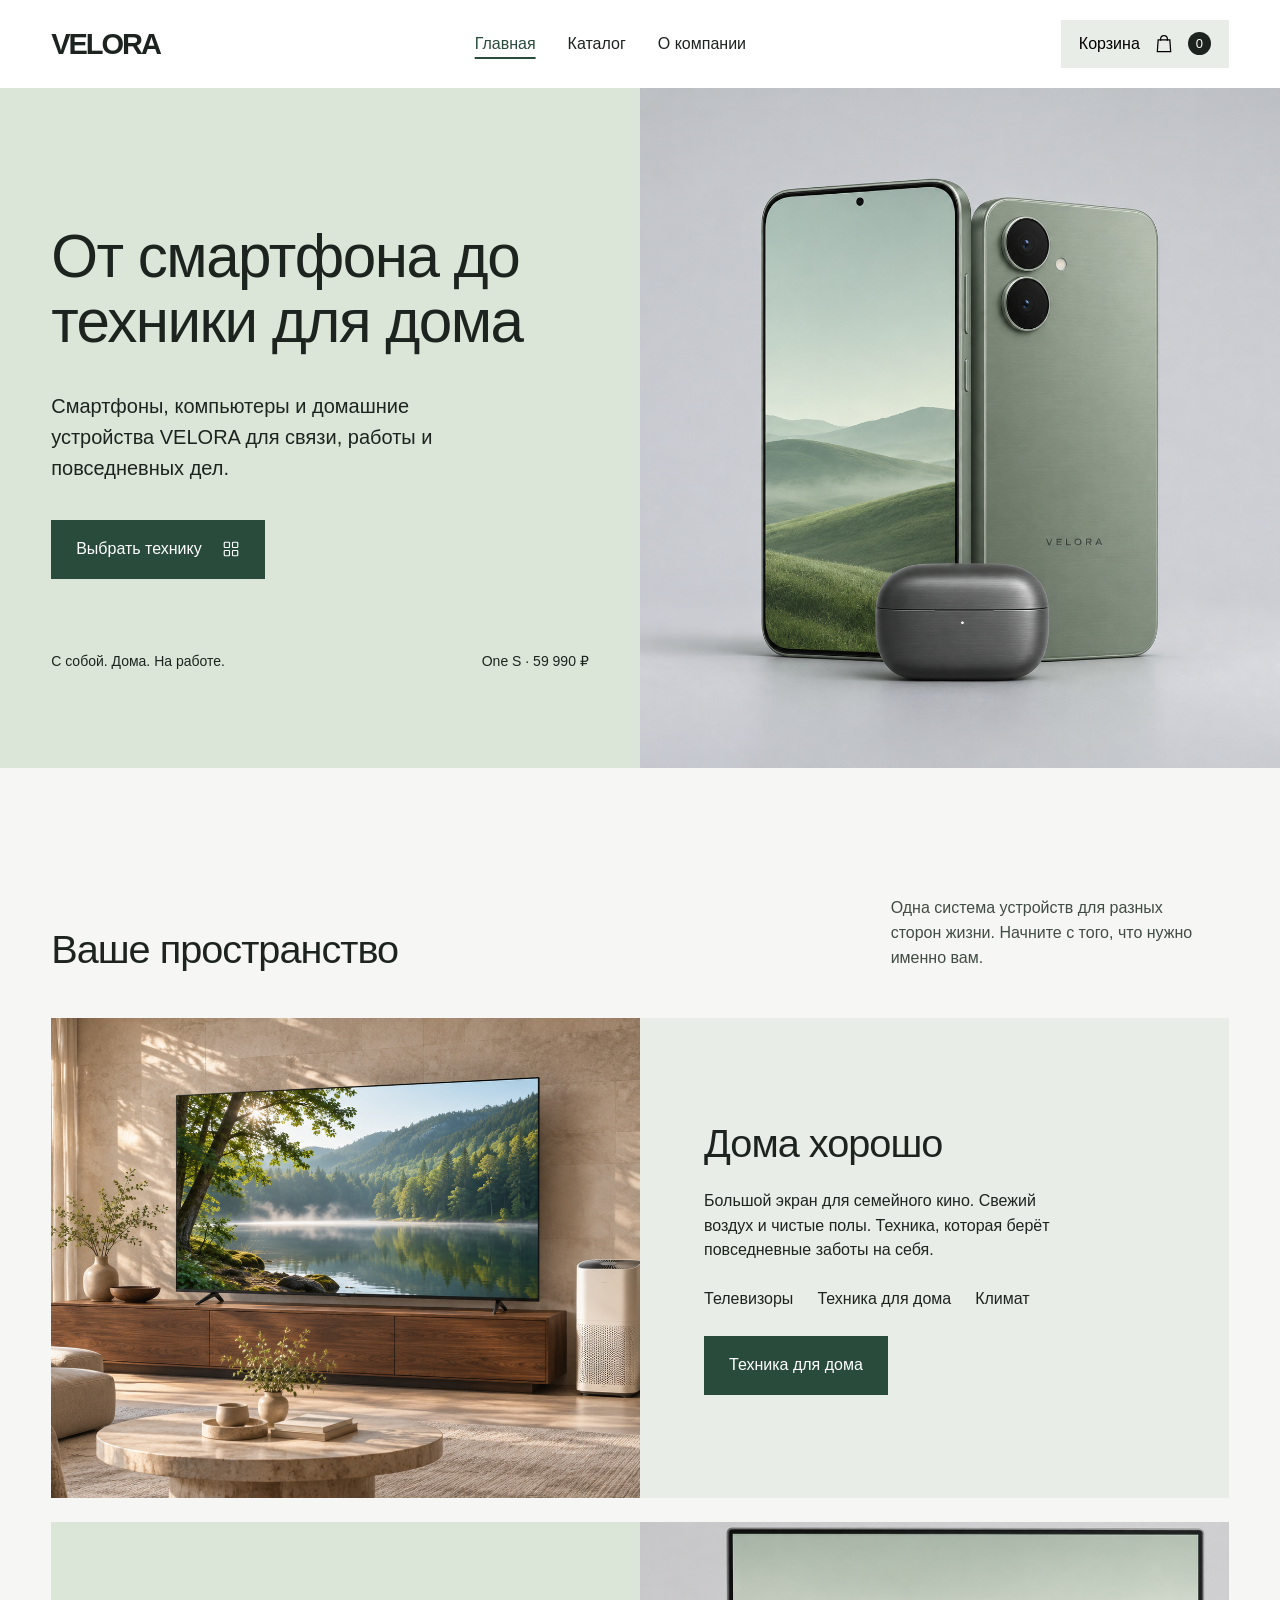
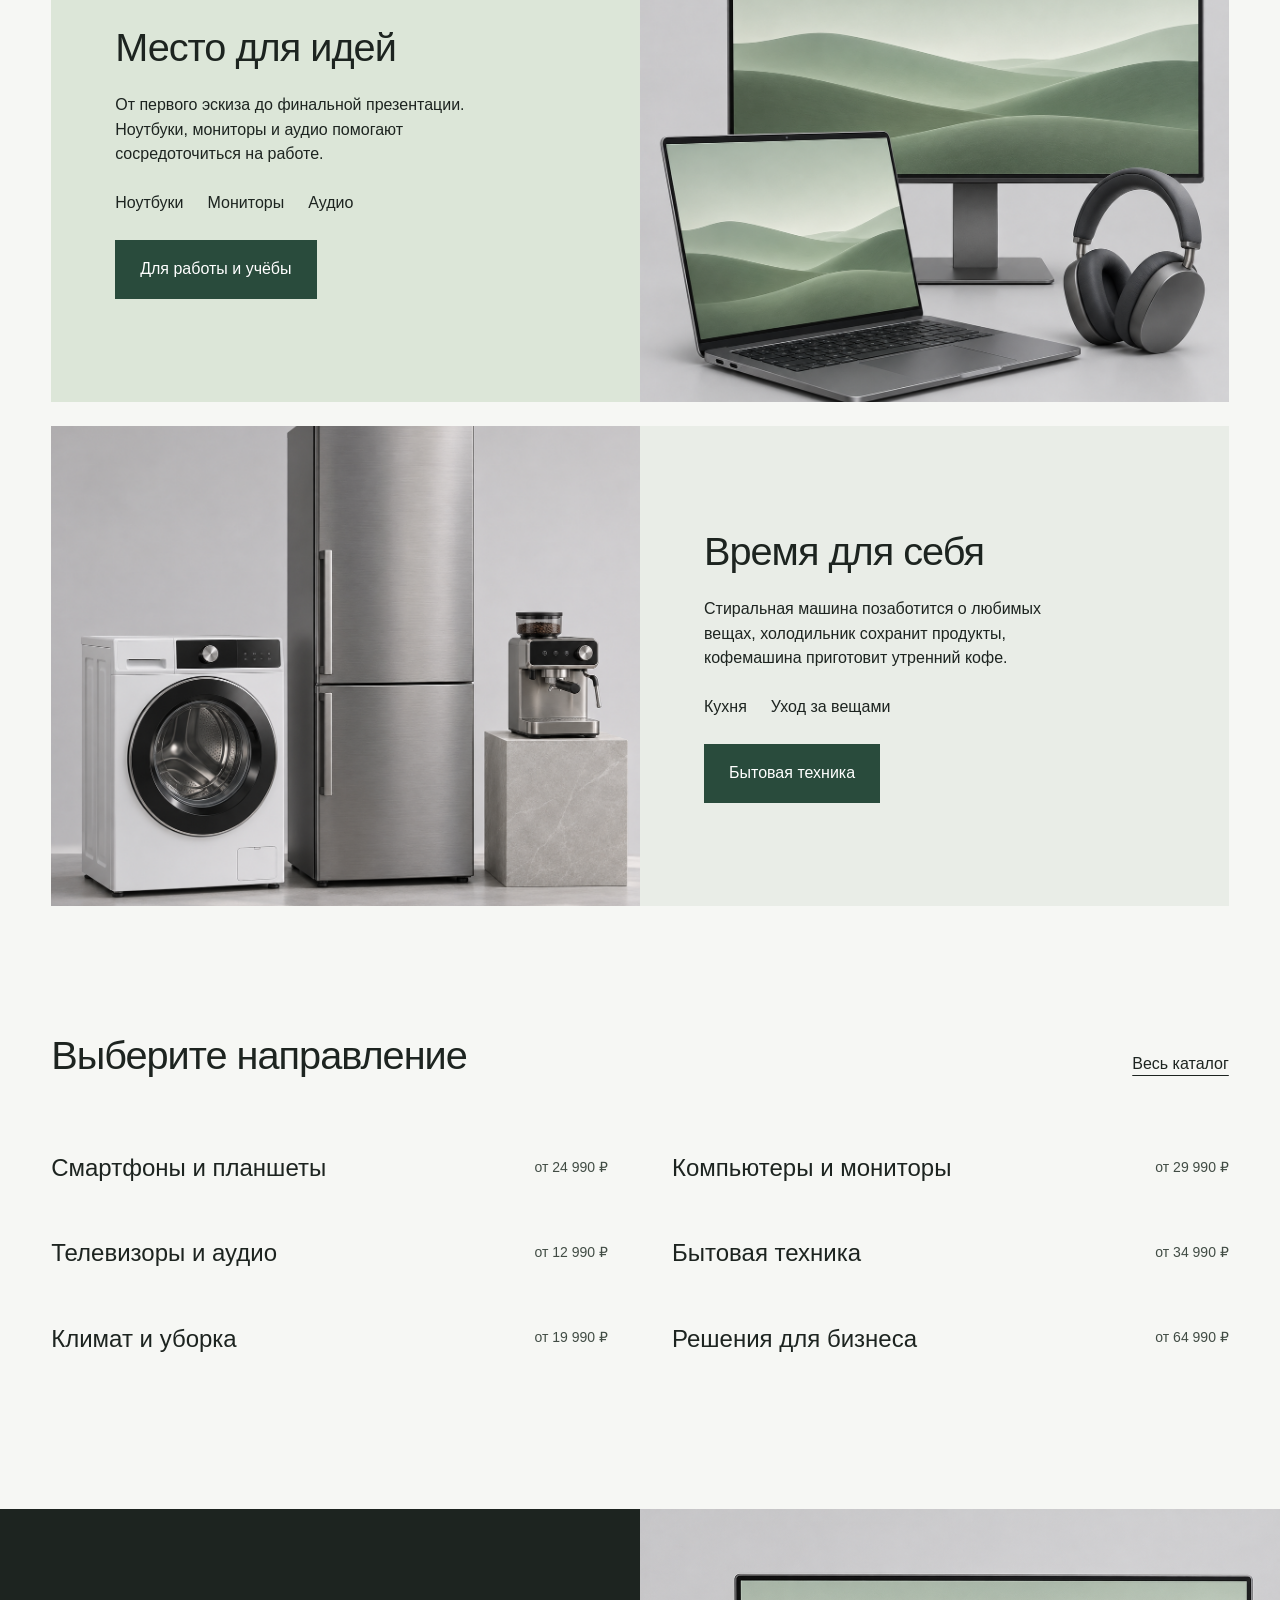
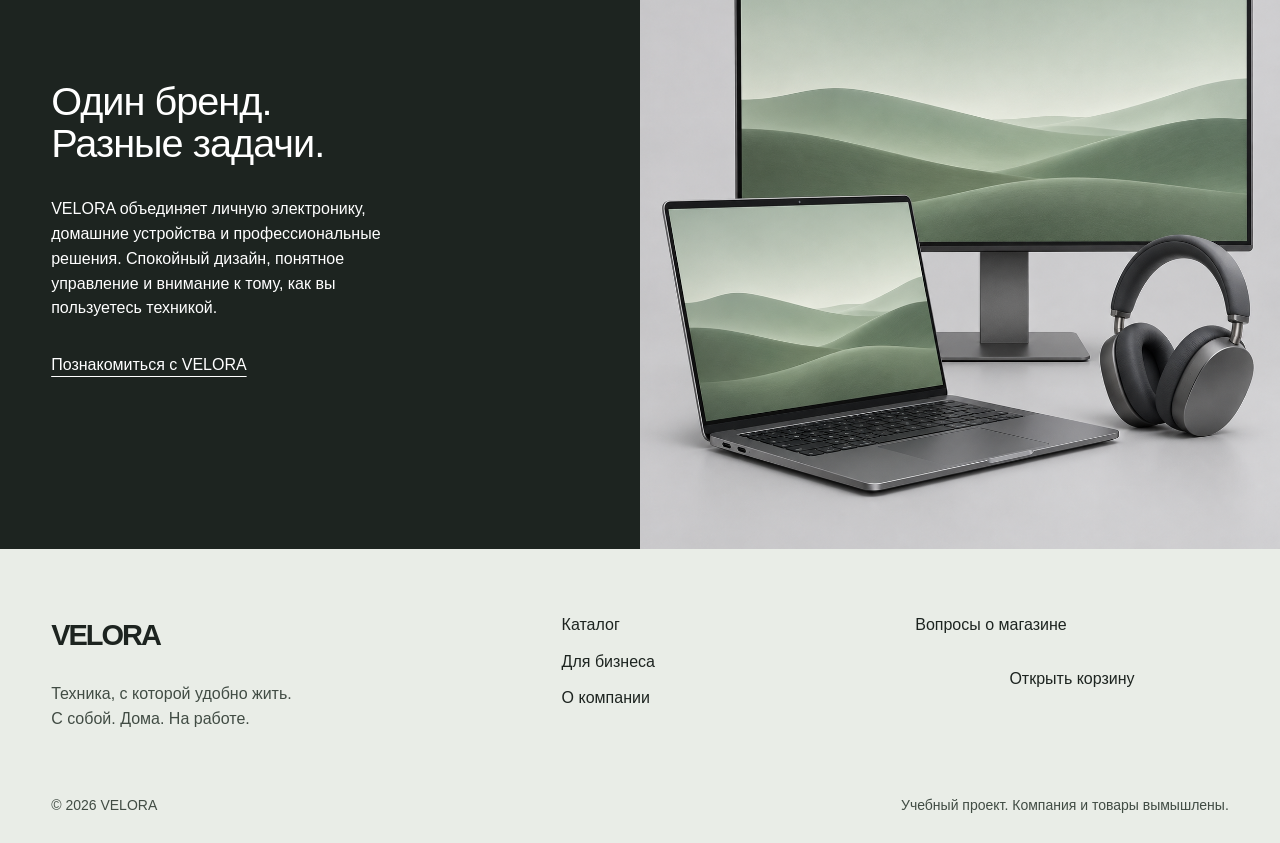
<file: index.html>
<!doctype html>
<html lang="ru"><head><meta charset="utf-8"><meta name="viewport" content="width=device-width,initial-scale=1"><meta name="description" content="VELORA — учебный магазин техники для жизни, дома и бизнеса. Смартфоны, компьютеры, телевизоры и бытовая техника."><title>VELORA — техника для вашей жизни</title><link rel="icon" href="assets/favicon.svg" type="image/svg+xml"><link rel="stylesheet" href="style.css"><script src="app.js" defer></script></head><body>
<a href="#main" class="skip">К содержанию</a><header class="header" data-header></header><main id="main">
<section class="hero" aria-labelledby="hero-title"><div class="hero-copy"><h1 id="hero-title" class="reveal">От смартфона до техники для дома</h1><p class="reveal">Смартфоны, компьютеры и домашние устройства VELORA для связи, работы и повседневных дел.</p><a class="button reveal" href="catalog.html">Выбрать технику <svg class="button-icon" viewBox="0 0 24 24" fill="none" stroke="currentColor" stroke-width="1.5" stroke-linejoin="round" aria-hidden="true" focusable="false"><rect x="3" y="3" width="7" height="7" rx="1"/><rect x="14" y="3" width="7" height="7" rx="1"/><rect x="3" y="14" width="7" height="7" rx="1"/><rect x="14" y="14" width="7" height="7" rx="1"/></svg></a><div class="hero-bottom"><span>С собой. Дома. На работе.</span><span>One S · 59 990 ₽</span></div></div><div class="hero-media"><img src="assets/mobile.png" alt="Смартфоны VELORA One S в шалфейном цвете и беспроводные наушники" width="1024" height="1024" fetchpriority="high"></div></section>
<section class="section wrap" aria-labelledby="spaces-title">
  <div class="section-heading"><h2 id="spaces-title">Ваше пространство</h2><p>Одна система устройств для разных сторон жизни. Начните с того, что нужно именно вам.</p></div>
  <div class="spaces">
    <article class="space-story">
      <div class="space-story-media"><img src="assets/home.png" alt="Гостиная с телевизором, очистителем воздуха и роботом-пылесосом VELORA" width="1536" height="1024" loading="lazy"></div>
      <div class="space-story-copy"><h3>Дома хорошо</h3><p>Большой экран для семейного кино. Свежий воздух и чистые полы. Техника, которая берёт повседневные заботы на себя.</p><ul><li>Телевизоры</li><li>Техника для дома</li><li>Климат</li></ul><a class="button" href="catalog.html?category=home">Техника для дома</a></div>
    </article>
    <article class="space-story">
      <div class="space-story-media"><img src="assets/computing.png" alt="Графитовый ноутбук, монитор и полноразмерные наушники VELORA" width="1024" height="1024" loading="lazy"></div>
      <div class="space-story-copy"><h3>Место для идей</h3><p>От первого эскиза до финальной презентации. Ноутбуки, мониторы и аудио помогают сосредоточиться на работе.</p><ul><li>Ноутбуки</li><li>Мониторы</li><li>Аудио</li></ul><a class="button" href="catalog.html?category=computing">Для работы и учёбы</a></div>
    </article>
    <article class="space-story">
      <div class="space-story-media"><img src="assets/appliances.png" alt="Стиральная машина, холодильник и кофемашина VELORA" width="1024" height="1024" loading="lazy"></div>
      <div class="space-story-copy"><h3>Время для себя</h3><p>Стиральная машина позаботится о любимых вещах, холодильник сохранит продукты, кофемашина приготовит утренний кофе.</p><ul><li>Кухня</li><li>Уход за вещами</li></ul><a class="button" href="catalog.html?category=appliances">Бытовая техника</a></div>
    </article>
  </div>
</section>
<section class="section wrap" aria-labelledby="categories-title"><div class="section-heading"><h2 id="categories-title">Выберите направление</h2><a class="text-link" href="catalog.html">Весь каталог</a></div><div class="category-list"><a class="category" href="catalog.html?category=mobile"><strong>Смартфоны и планшеты</strong><span>от 24 990 ₽</span></a><a class="category" href="catalog.html?category=computing"><strong>Компьютеры и мониторы</strong><span>от 29 990 ₽</span></a><a class="category" href="catalog.html?category=tv"><strong>Телевизоры и аудио</strong><span>от 12 990 ₽</span></a><a class="category" href="catalog.html?category=appliances"><strong>Бытовая техника</strong><span>от 34 990 ₽</span></a><a class="category" href="catalog.html?category=climate"><strong>Климат и уборка</strong><span>от 19 990 ₽</span></a><a class="category" href="catalog.html?category=business"><strong>Решения для бизнеса</strong><span>от 64 990 ₽</span></a></div></section>
<section class="brand-note" aria-labelledby="brand-title"><div><h2 id="brand-title">Один бренд.<br>Разные задачи.</h2><p>VELORA объединяет личную электронику, домашние устройства и профессиональные решения. Спокойный дизайн, понятное управление и внимание к тому, как вы пользуетесь техникой.</p><a class="text-link" href="about.html">Познакомиться с VELORA</a></div><img src="assets/computing.png" alt="Рабочее пространство с устройствами VELORA" width="1024" height="1024" loading="lazy"></section>
</main><footer class="footer" data-footer></footer><div data-cart></div><div class="toast" role="status" aria-live="polite"></div></body></html>
</file>
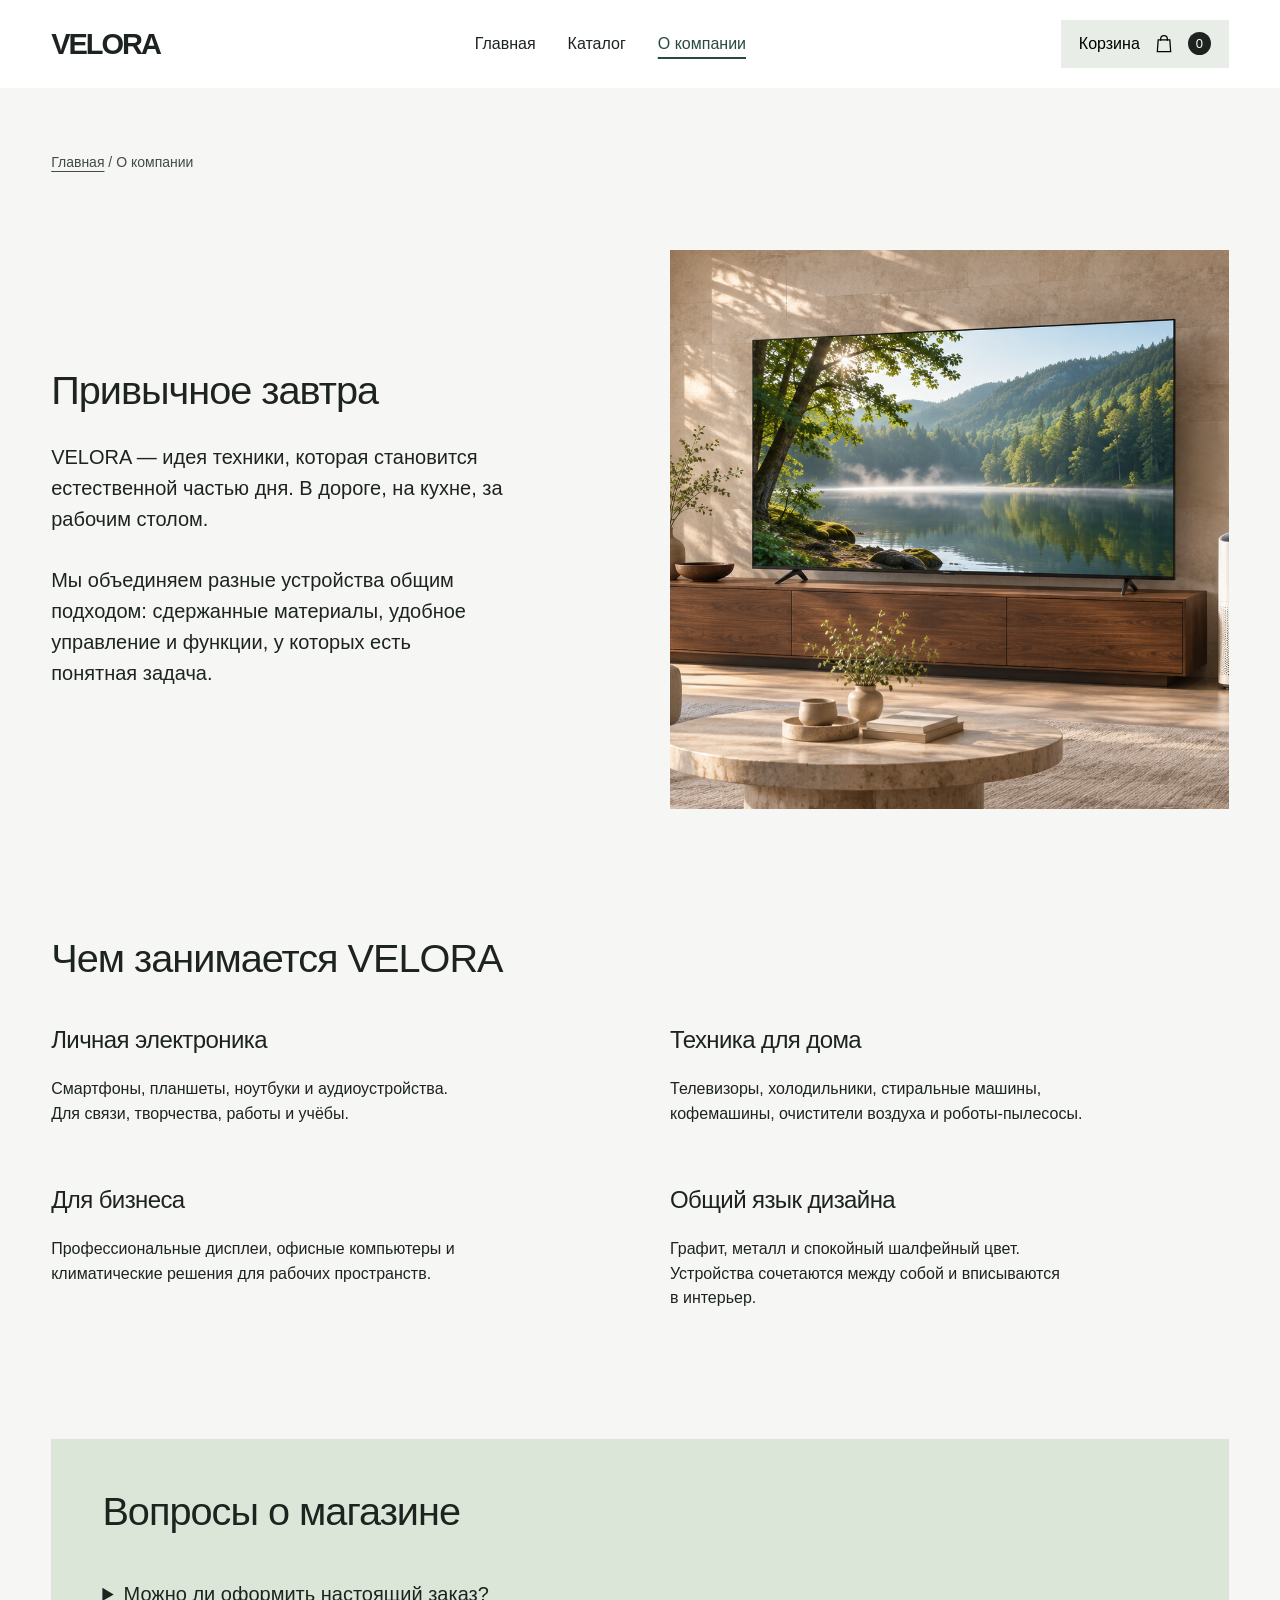
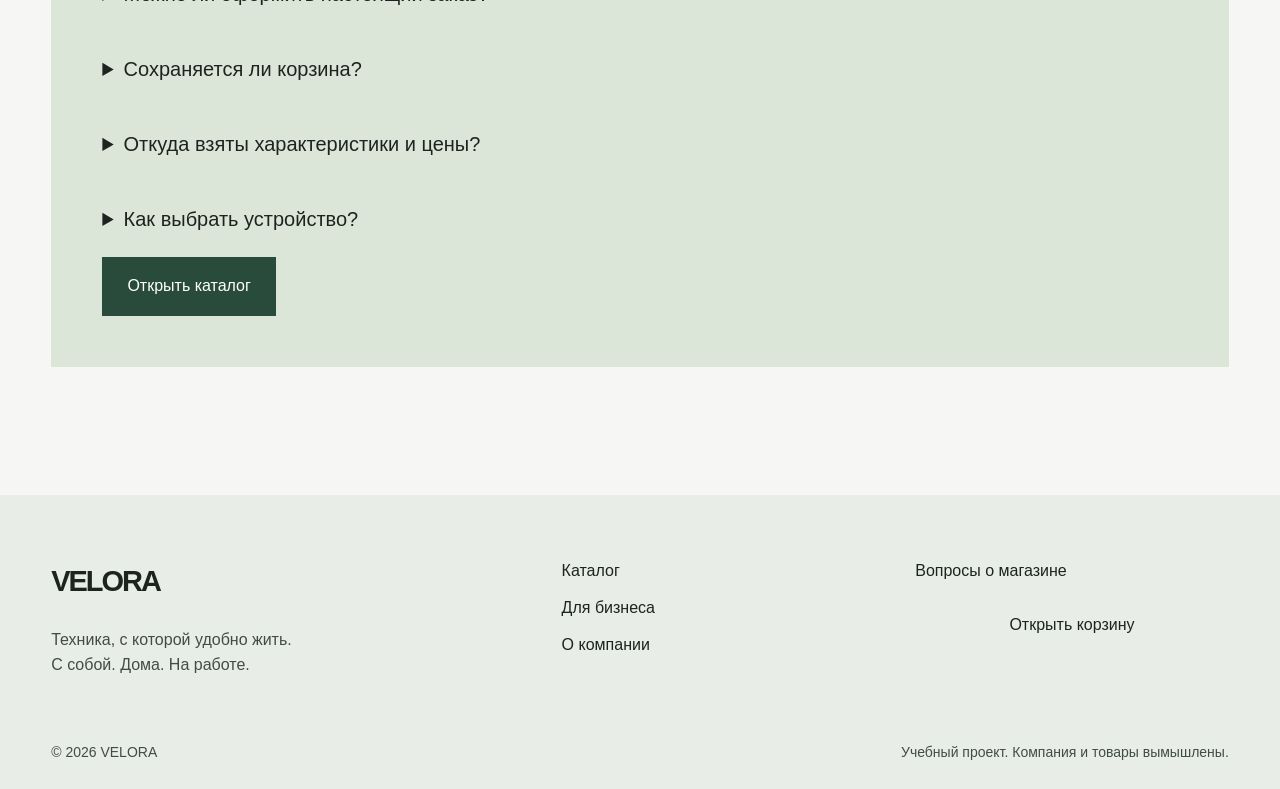
<file: about.html>
<!doctype html><html lang="ru"><head><meta charset="utf-8"><meta name="viewport" content="width=device-width,initial-scale=1"><meta name="description" content="VELORA — вымышленный многопрофильный технологический бренд. Личная электроника, техника для дома и решения для бизнеса."><title>О компании — VELORA</title><link rel="icon" href="assets/favicon.svg" type="image/svg+xml"><link rel="stylesheet" href="style.css"><script src="app.js" defer></script></head><body><a class="skip" href="#main">К содержанию</a><header class="header" data-header></header><main id="main"><div class="page-intro"><div class="breadcrumb"><a href="index.html">Главная</a> / О компании</div></div><section class="about-intro wrap" aria-labelledby="about-title"><div><h1 id="about-title">Привычное завтра</h1><p>VELORA — идея техники, которая становится естественной частью дня. В дороге, на кухне, за рабочим столом.</p><p>Мы объединяем разные устройства общим подходом: сдержанные материалы, удобное управление и функции, у которых есть понятная задача.</p></div><img src="assets/home.png" alt="Светлая гостиная с техникой VELORA" width="1536" height="1024"></section><section class="section wrap" aria-labelledby="directions-title"><div class="section-heading"><h2 id="directions-title">Чем занимается VELORA</h2></div><div class="about-directions"><article><h3>Личная электроника</h3><p>Смартфоны, планшеты, ноутбуки и аудиоустройства. Для связи, творчества, работы и учёбы.</p></article><article><h3>Техника для дома</h3><p>Телевизоры, холодильники, стиральные машины, кофемашины, очистители воздуха и роботы-пылесосы.</p></article><article><h3>Для бизнеса</h3><p>Профессиональные дисплеи, офисные компьютеры и климатические решения для рабочих пространств.</p></article><article><h3>Общий язык дизайна</h3><p>Графит, металл и спокойный шалфейный цвет. Устройства сочетаются между собой и вписываются в интерьер.</p></article></div></section><section class="section wrap" id="support" aria-labelledby="support-title"><div class="support"><h2 id="support-title">Вопросы о магазине</h2><details><summary>Можно ли оформить настоящий заказ?</summary><p>Это учебный магазин вымышленной компании. Корзина работает в вашем браузере; заказ, оплата и доставка не оформляются.</p></details><details><summary>Сохраняется ли корзина?</summary><p>Да, в этом браузере при доступном локальном хранилище. Вы можете менять количество и удалять товары. После очистки данных сайта корзина сбросится.</p></details><details><summary>Откуда взяты характеристики и цены?</summary><p>Модели, цены и характеристики придуманы для учебного проекта. Иллюстрации продуктов созданы специально для VELORA.</p></details><details><summary>Как выбрать устройство?</summary><p>Откройте каталог, выберите категорию и отсортируйте товары по цене. На странице каждого устройства есть описание и основные характеристики.</p></details><a class="button" href="catalog.html">Открыть каталог</a></div></section></main><footer class="footer" data-footer></footer><div data-cart></div><div class="toast" role="status" aria-live="polite"></div></body></html>
</file>
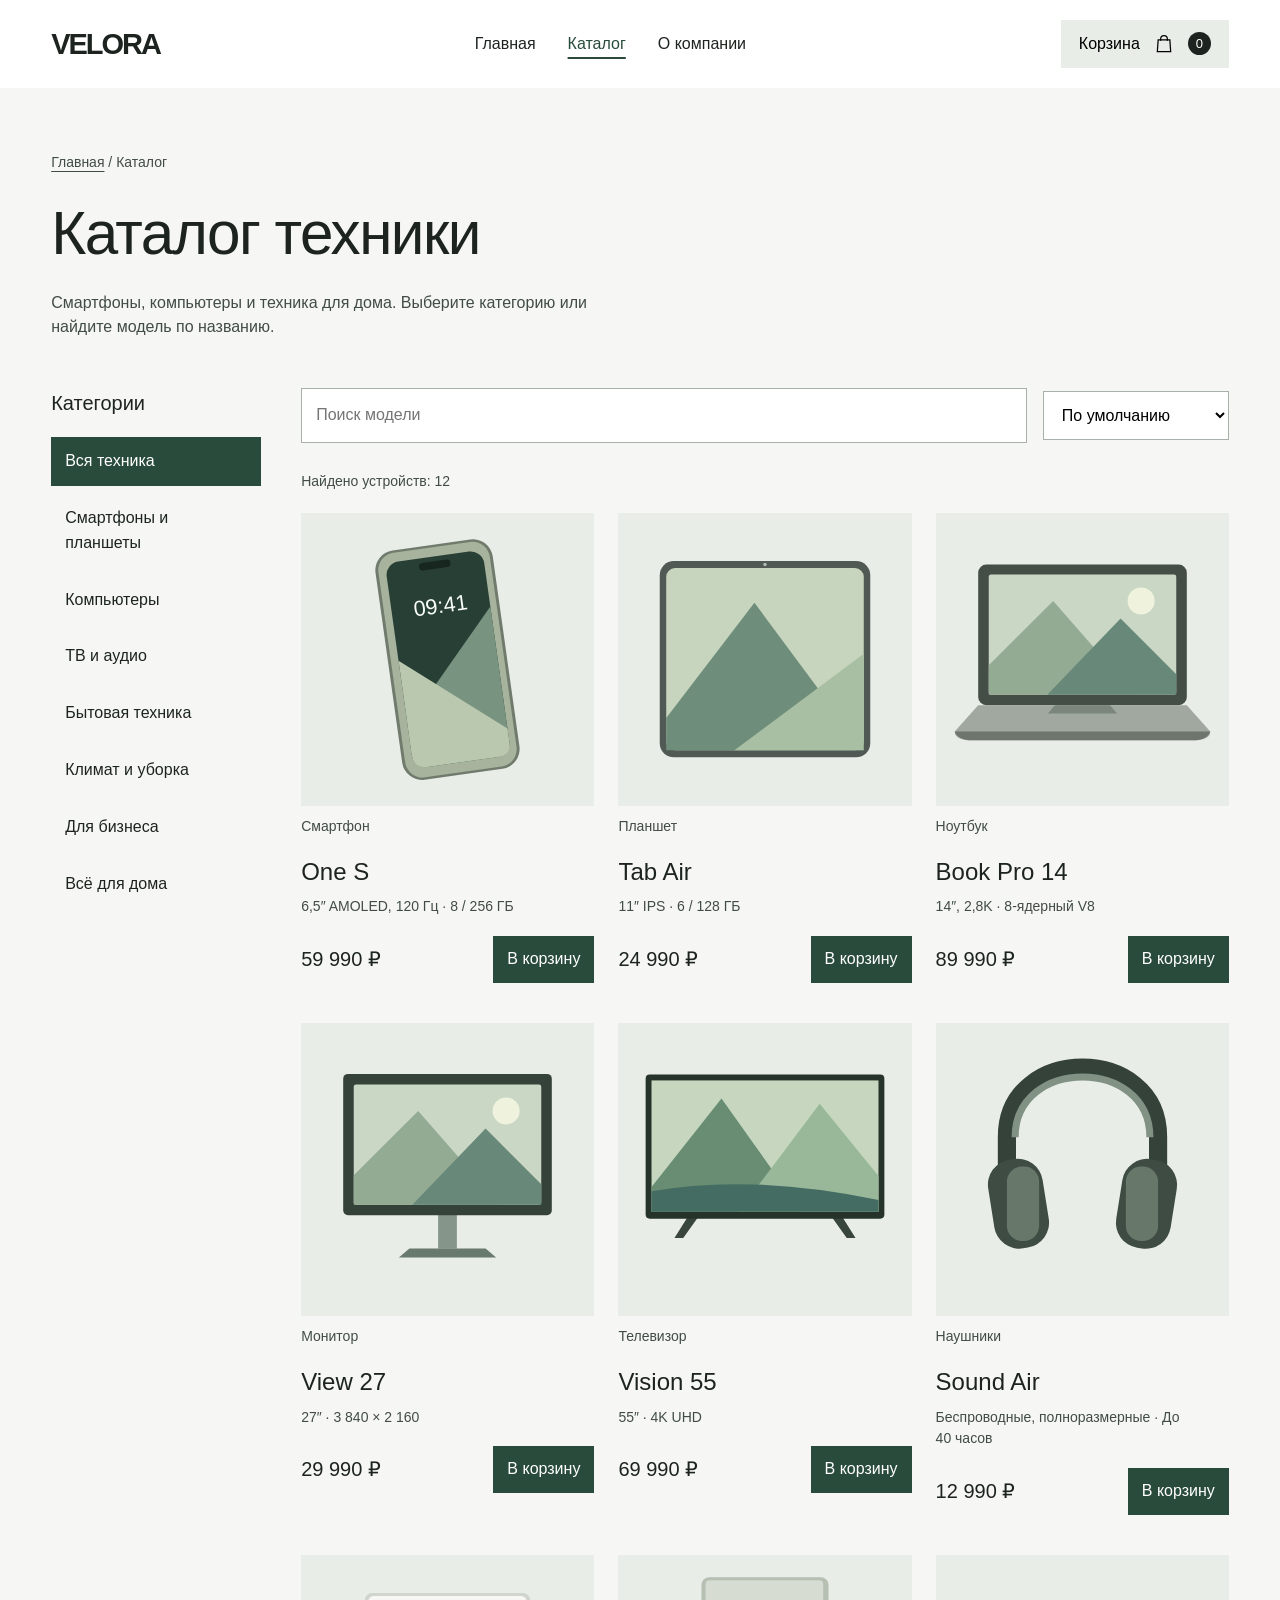
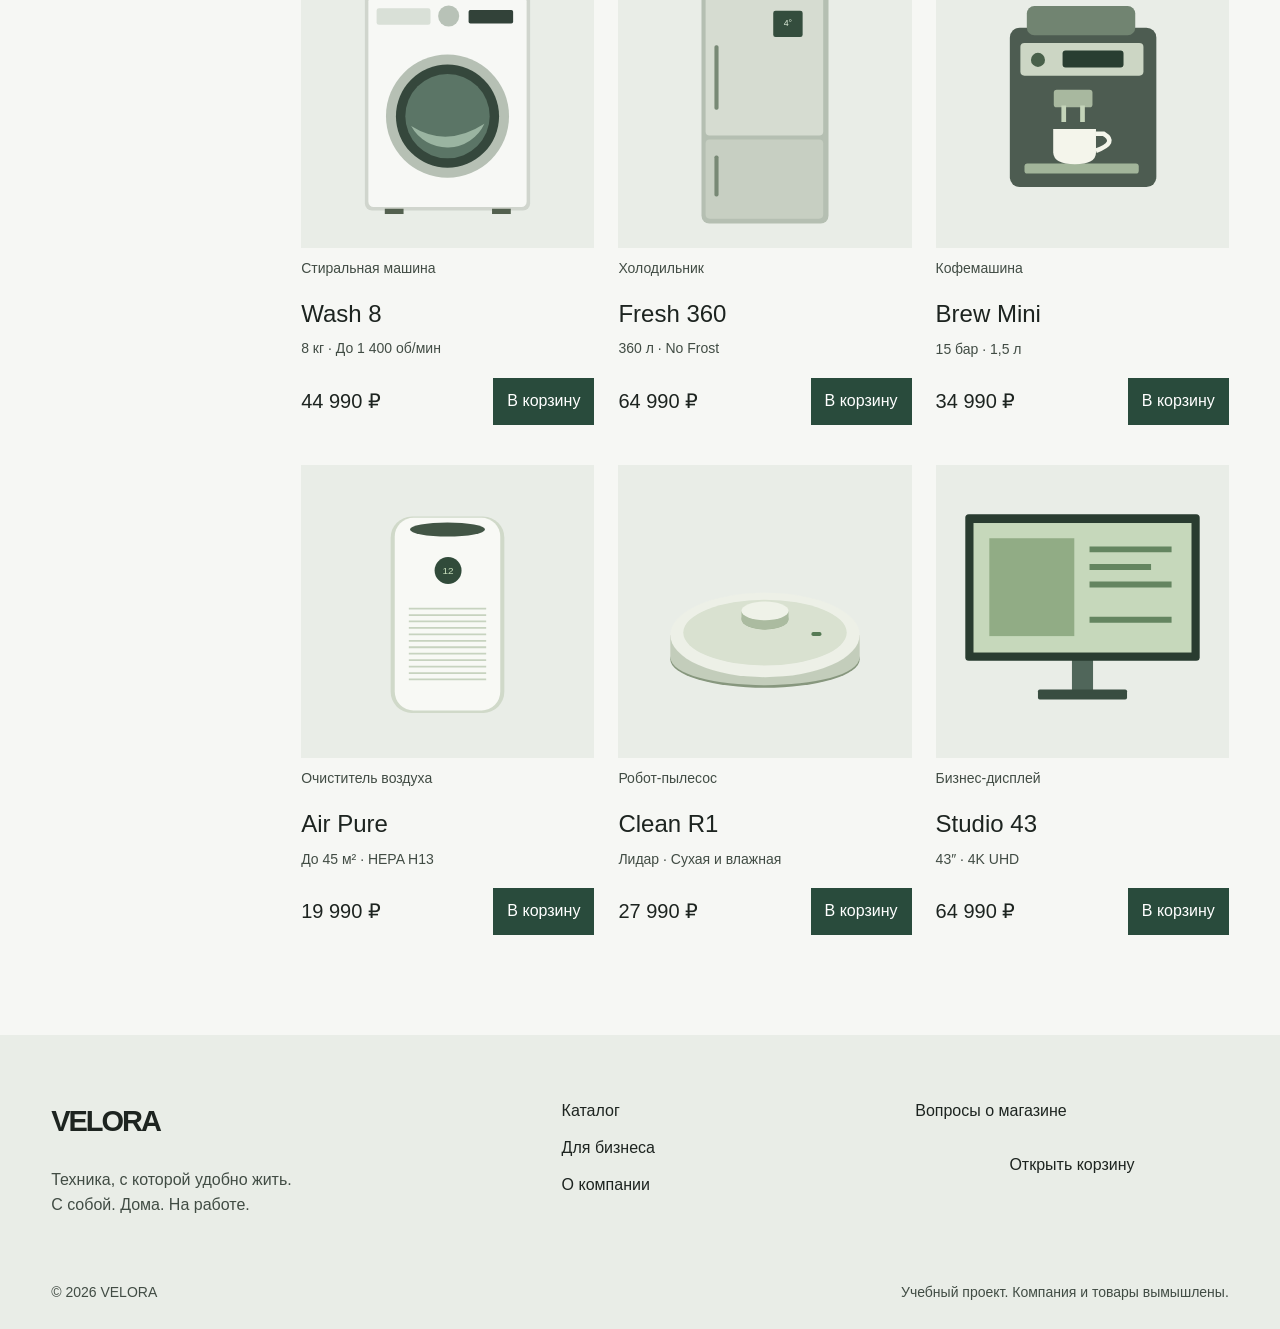
<file: catalog.html>
<!doctype html><html lang="ru"><head><meta charset="utf-8"><meta name="viewport" content="width=device-width,initial-scale=1"><meta name="description" content="Каталог VELORA: смартфоны, компьютеры, бытовая техника и решения для бизнеса. Поиск, категории и сортировка по цене."><title>Каталог техники — VELORA</title><link rel="icon" href="assets/favicon.svg" type="image/svg+xml"><link rel="stylesheet" href="style.css"><script src="app.js" defer></script></head><body><a class="skip" href="#main">К содержанию</a><header class="header" data-header></header><main id="main"><div class="page-intro"><div class="breadcrumb"><a href="index.html">Главная</a> / Каталог</div><h1>Каталог техники</h1><p>Смартфоны, компьютеры и техника для дома. Выберите категорию или найдите модель по названию.</p></div><div class="catalog-layout"><aside aria-label="Категории товаров"><p class="filter-title">Категории</p><div class="filter-categories" id="categories"></div></aside><div><div class="catalog-tools"><label class="search-box"><span class="sr-only">Поиск по каталогу</span><input type="search" id="search" placeholder="Поиск модели" autocomplete="off"></label><label class="sort-box"><span class="sr-only">Сортировка</span><select id="sort"><option value="default">По умолчанию</option><option value="price-asc">Сначала дешевле</option><option value="price-desc">Сначала дороже</option><option value="name">По названию</option></select></label></div><p class="result-count" id="result-count" aria-live="polite"></p><div class="products" id="products"></div><noscript><p>Для поиска и корзины включите JavaScript. <a href="product.html">Посмотреть смартфон VELORA One S</a>.</p></noscript></div></div></main><footer class="footer" data-footer></footer><div data-cart></div><div class="toast" role="status" aria-live="polite"></div></body></html>
</file>
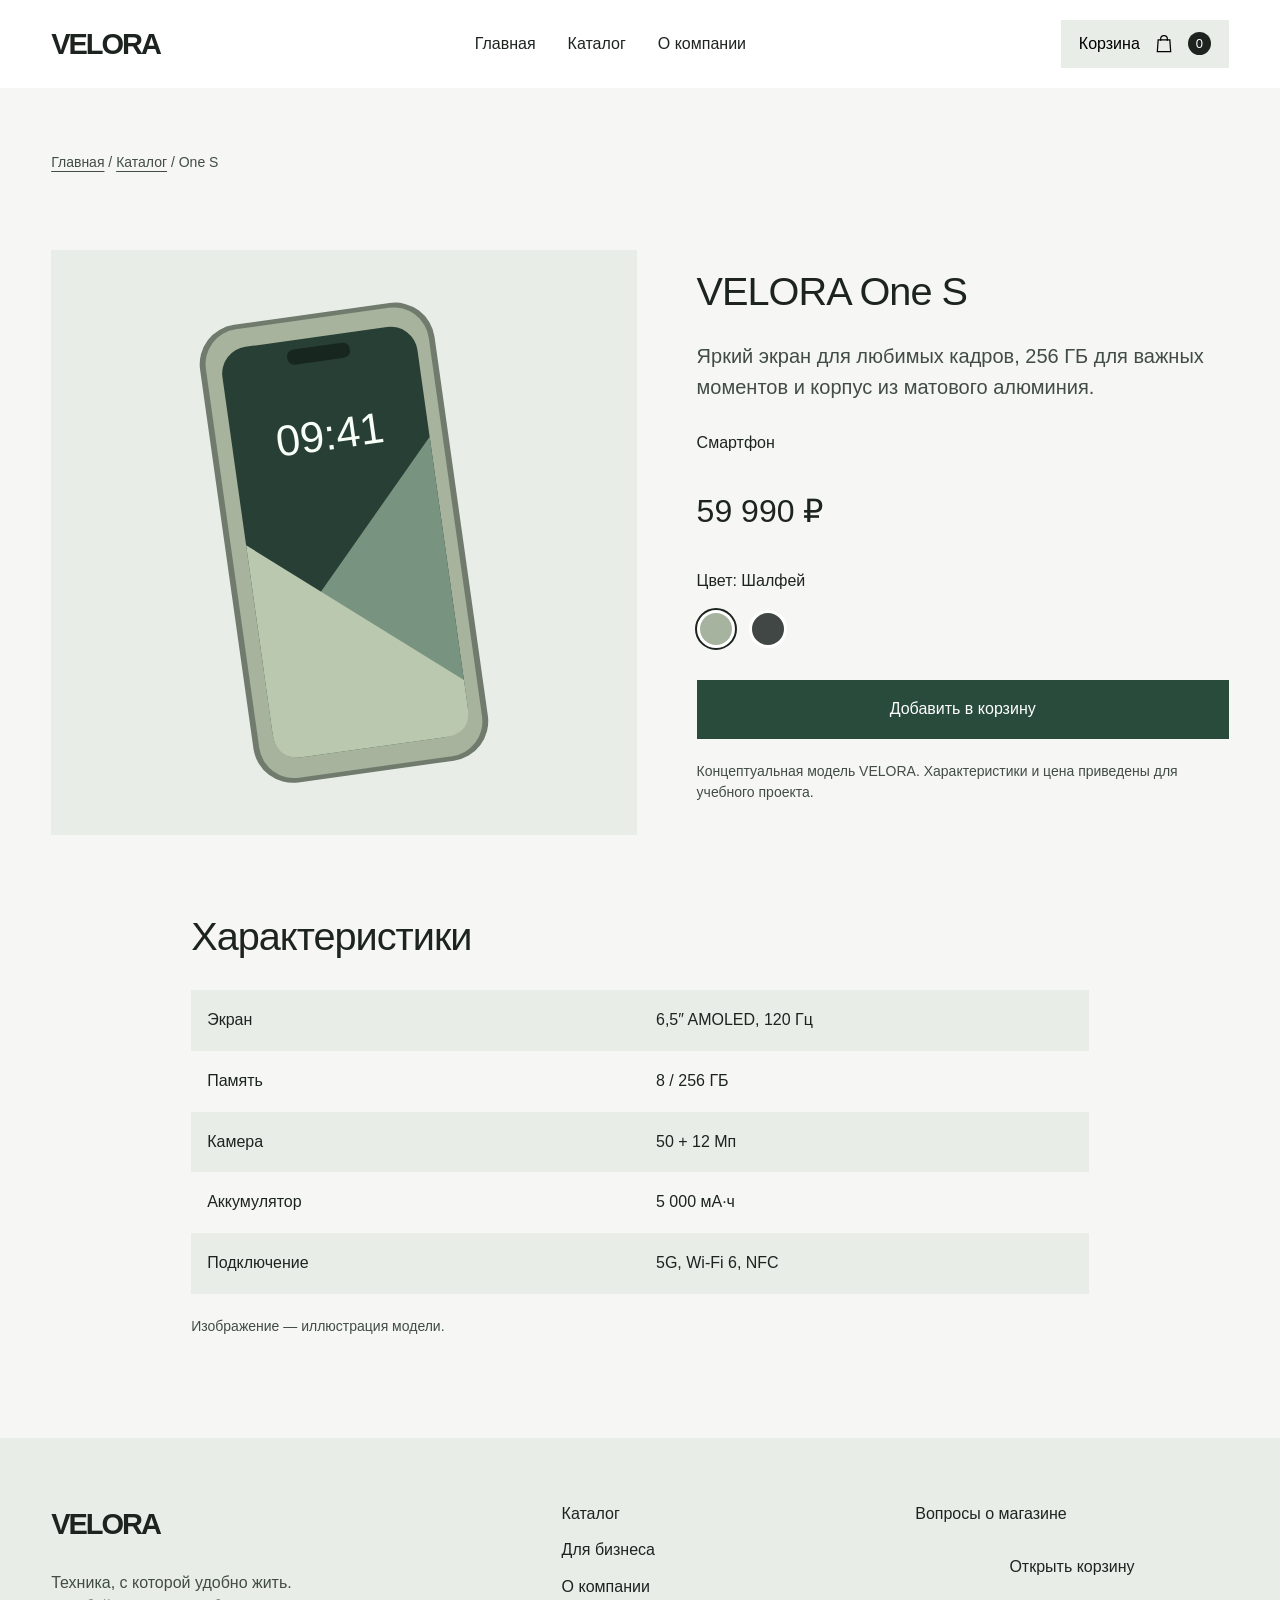
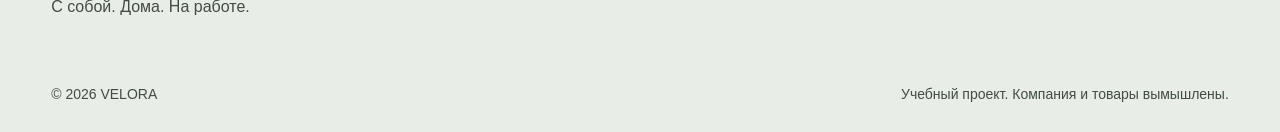
<file: product.html>
<!doctype html><html lang="ru"><head><meta charset="utf-8"><meta name="viewport" content="width=device-width,initial-scale=1"><meta name="description" content="Устройства VELORA: характеристики, цвет, цена и добавление в корзину."><title>Устройство — VELORA</title><link rel="icon" href="assets/favicon.svg" type="image/svg+xml"><link rel="stylesheet" href="style.css"><script src="app.js" defer></script></head><body><a class="skip" href="#main">К содержанию</a><header class="header" data-header></header><main id="main"><div class="page-intro"><div class="breadcrumb"><a href="index.html">Главная</a> / <a href="catalog.html">Каталог</a> / <span id="product-crumb">Устройство</span></div></div><div id="product-detail"></div><noscript><div class="wrap"><h1>VELORA One S</h1><p>Смартфон с экраном 6,5″, 256 ГБ памяти. 59 990 ₽. Для просмотра остальных товаров и работы корзины включите JavaScript.</p></div></noscript></main><footer class="footer" data-footer></footer><div data-cart></div><div class="toast" role="status" aria-live="polite"></div></body></html>
</file>
<file: style.css>
:root{--bg:#f6f7f4;--paper:#fff;--ink:#1d2420;--muted:#414c44;--surface:#e9ede7;--accent:#294b3c;--mint:#dce6d8;--gap:clamp(20px,4vw,64px);--head:clamp(30px,3.1vw,46px);--display:clamp(40px,4.7vw,72px)}
*{box-sizing:border-box}html{scroll-behavior:smooth}body{margin:0;background:var(--bg);color:var(--ink);font:16px/1.55 Arial,Helvetica,sans-serif}button,input,select{font:inherit}a{color:inherit;text-decoration:none}button{cursor:pointer}img{display:block;max-width:100%;height:auto;object-fit:cover}h1,h2,h3,p{margin:0}h1,h2,h3{line-height:1.08;letter-spacing:-.025em;text-wrap:balance;font-weight:500}h1{font-size:var(--display)}h2{font-size:var(--head)}h3{font-size:24px}p{text-wrap:pretty}a:focus-visible,button:focus-visible,input:focus-visible,select:focus-visible{outline:3px solid #43816b;outline-offset:5px}.skip{position:absolute;top:-100px;left:20px;background:var(--ink);color:var(--paper);padding:12px;z-index:100}.skip:focus{top:12px}.wrap{padding-inline:var(--gap)}.header{height:88px;display:flex;align-items:center;justify-content:space-between;gap:24px;padding-inline:var(--gap);background:var(--paper)}.wordmark{font-size:29px;font-weight:800;letter-spacing:-.07em}.nav{display:flex;align-items:center;gap:32px}.nav a{padding:8px 0}.nav a[aria-current=page]{color:var(--accent);text-decoration:underline;text-underline-offset:8px;text-decoration-thickness:2px}.cart-open{border:0;background:var(--surface);padding:12px 18px;display:flex;gap:14px;align-items:center}.cart-count{background:var(--ink);color:var(--paper);min-width:23px;height:23px;display:grid;place-items:center;font-size:13px;border-radius:50%}.menu-toggle{display:none;border:0;padding:12px;background:var(--surface)}.button{display:inline-flex;align-items:center;justify-content:center;gap:20px;padding:17px 25px;background:var(--accent);color:var(--paper);border:0;min-height:54px;font-weight:500}.button.secondary{background:var(--surface);color:var(--ink)}.text-link{text-decoration:underline;text-underline-offset:6px}.button,.cart-open,.nav a,.category,.product-card img{transition:transform .2s ease,background-color .2s ease}.button:hover{background:#213e31}.cart-open:hover{background:#dde4da}.button:active{transform:scale(.98)}.nav a:hover,.text-link:hover{color:var(--accent)}
.hero{display:grid;grid-template-columns:1fr 1fr;min-height:680px}.hero-copy{padding:clamp(48px,7vw,100px) var(--gap) 48px;display:flex;flex-direction:column;justify-content:center;background:var(--mint)}.hero-copy h1{max-width:none}.hero-copy p{font-size:20px;max-width:36ch;margin-top:36px}.hero-copy .button{align-self:flex-start;margin-top:36px}.hero-bottom{margin-top:72px;display:flex;justify-content:space-between;gap:20px;font-size:14px}.hero-media{position:relative;background:var(--surface);overflow:hidden}.hero-media img{width:100%;height:100%;position:absolute;object-fit:cover}.section{margin-top:128px;margin-bottom:128px}.section-heading{display:flex;align-items:flex-end;justify-content:space-between;gap:32px;margin-bottom:48px}.section-heading p{max-width:38ch;color:var(--muted)}.spaces{display:flex;flex-direction:column;gap:24px}.space-story{display:grid;grid-template-columns:1fr 1fr;background:var(--surface)}.space-story:nth-child(2){background:var(--mint)}.space-story:nth-child(2) .space-story-media{order:2}.space-story-media{position:relative;min-height:480px;overflow:hidden}.space-story-media img{position:absolute;inset:0;width:100%;height:100%;object-fit:cover}.space-story-copy{padding:clamp(36px,5vw,80px);display:flex;flex-direction:column;justify-content:center;align-items:flex-start}.space-story h3{font-size:var(--head);max-width:13ch}.space-story p{margin-top:24px;max-width:40ch}.space-story ul{padding:0;list-style:none;display:flex;flex-wrap:wrap;gap:12px 24px;margin:24px 0}.space-story .button{align-self:flex-start}.category-list{display:grid;grid-template-columns:1fr 1fr;gap:0 64px}.category{display:flex;justify-content:space-between;align-items:center;padding:24px 0;gap:20px}.category:hover{color:var(--accent)}.category strong{font-size:24px;font-weight:500}.category span{font-size:14px;color:var(--muted)}.brand-note{display:grid;grid-template-columns:1fr 1fr;background:var(--ink);color:var(--paper)}.brand-note>div{padding:var(--gap);display:flex;flex-direction:column;justify-content:center;gap:32px}.brand-note img{height:100%;width:100%;min-height:430px}.brand-note p{max-width:43ch}.footer{padding:64px var(--gap) 26px;background:var(--surface)}.footer-top{display:grid;grid-template-columns:1.5fr 1fr 1fr;gap:40px}.footer-top p{max-width:34ch;margin-top:24px;color:var(--muted)}.footer-links{display:flex;flex-direction:column;gap:12px}.footer-bottom{display:flex;justify-content:space-between;gap:24px;flex-wrap:wrap;margin-top:64px;font-size:14px;color:var(--muted)}
.page-intro{padding:64px var(--gap) 48px}.page-intro p{margin-top:24px;max-width:65ch;color:var(--muted)}.breadcrumb{font-size:14px;color:var(--muted);margin-bottom:28px}.breadcrumb a{text-decoration:underline;text-underline-offset:4px}.catalog-layout{display:grid;grid-template-columns:210px minmax(0,1fr);gap:40px;padding:0 var(--gap) 100px}.filter-title{font-size:20px;margin-bottom:18px}.filter-categories{display:flex;flex-direction:column;gap:8px}.filter-categories button{border:0;background:none;text-align:left;padding:12px 14px;color:var(--ink)}.filter-categories button[aria-pressed=true]{background:var(--accent);color:var(--paper)}.filter-categories button:hover{background:var(--surface)}.filter-categories button[aria-pressed=true]:hover{background:var(--accent)}.catalog-tools{display:flex;gap:16px;align-items:center;justify-content:space-between;flex-wrap:wrap;margin-bottom:28px}.search-box{flex:1;min-width:190px}.search-box input{width:100%;background:var(--paper);border:1px solid #a8b1a9;padding:14px}.sort-box select{background:var(--paper);border:1px solid #a8b1a9;padding:14px;max-width:100%}.result-count{color:var(--muted);font-size:14px;margin-bottom:20px}.products{display:grid;grid-template-columns:repeat(3,minmax(0,1fr));gap:40px 24px}.product-card{min-width:0}.product-visual{display:block;overflow:hidden;background:var(--surface)}.product-card img{width:100%;aspect-ratio:1;object-fit:contain}.product-visual:hover{background:#dfe6dc}.product-card h2{font-size:24px;line-height:1.2;letter-spacing:0;margin-top:20px}.product-card p{margin:10px 0;color:var(--muted);font-size:14px}.price{font-size:20px;font-variant-numeric:tabular-nums}.product-actions{margin-top:18px;display:flex;justify-content:space-between;align-items:center;gap:8px}.add-small{background:var(--accent);color:var(--paper);border:0;padding:11px 14px}.empty-state{padding:50px 20px;background:var(--surface);text-align:center;grid-column:1/-1}.empty-state p{margin-top:16px}.sr-only{position:absolute;width:1px;height:1px;padding:0;margin:-1px;overflow:hidden;clip:rect(0,0,0,0);white-space:nowrap;border:0}.product-main{display:grid;grid-template-columns:1.1fr 1fr;gap:60px;margin:0 var(--gap) 80px}.detail-image{width:100%;aspect-ratio:1;object-fit:contain;background:var(--surface)}.product-info{padding-block:20px}.product-info h1{font-size:var(--head)}.product-info .description{margin:28px 0;color:var(--muted);font-size:20px}.detail-price{font-size:32px;margin:32px 0}.color-options{display:flex;gap:14px;margin-top:16px}.swatch{width:38px;height:38px;border:3px solid var(--paper);outline:2px solid transparent;border-radius:50%}.swatch[aria-pressed=true]{outline-color:var(--ink)}.color-sage{background:#a6b49f}.color-graphite{background:#414744}.detail-add{width:100%;margin-top:32px}.service-note{font-size:14px;color:var(--muted);margin-top:22px}.specs{max-width:1000px;margin:0 auto 100px;padding:0 var(--gap)}.specs h2{margin-bottom:32px}.specs dl{display:grid;grid-template-columns:1fr 1fr;margin:0}.specs dt,.specs dd{padding:18px 16px;margin:0}.specs dt:nth-of-type(odd),.specs dd:nth-of-type(odd){background:var(--surface)}.about-intro{display:grid;grid-template-columns:1fr 1fr;gap:60px;align-items:center}.about-intro img{width:100%;aspect-ratio:1;object-fit:cover}.about-intro p{margin-top:30px;max-width:45ch;font-size:20px}.about-intro h1{font-size:var(--head)}.about-directions{display:grid;grid-template-columns:1fr 1fr;gap:60px}.about-directions p{margin-top:24px;max-width:48ch}.support{background:var(--mint);padding:var(--gap)}.support details{padding-block:22px}.support summary{cursor:pointer;font-size:20px}.support details p{margin-top:18px;max-width:70ch}.support h2{margin-bottom:24px}
dialog{border:0;padding:0;background:var(--paper);color:var(--ink);width:min(620px,calc(100% - 32px));max-height:85svh}dialog::backdrop{background:#17231c99}.cart-inner{padding:32px}.cart-title{display:flex;align-items:center;justify-content:space-between;gap:20px;margin-bottom:30px}.cart-title h2{font-size:32px}.close-dialog{border:0;background:var(--surface);padding:8px 14px;font-size:24px}.cart-row{display:grid;grid-template-columns:80px 1fr auto;gap:18px;align-items:center;margin:24px 0}.cart-row img{width:80px;height:80px;object-fit:contain;background:var(--surface)}.cart-row h3{font-size:20px;letter-spacing:-.02em}.cart-row p{font-size:14px}.quantity{display:flex;align-items:center;gap:14px;margin-top:10px}.quantity button{border:0;background:var(--surface);width:30px;height:30px}.quantity button:disabled{opacity:.4;cursor:default}.remove-item{border:0;background:none;text-decoration:underline;font-size:14px;padding:6px 0}.cart-total{font-size:24px;margin:30px 0}.cart-empty{padding:40px 0}.cart-notice{font-size:14px;color:var(--muted);margin:20px 0}.toast{position:fixed;bottom:24px;left:50%;transform:translateX(-50%);background:var(--ink);color:var(--paper);padding:16px 24px;z-index:20;max-width:calc(100% - 32px);width:max-content}.toast:empty{display:none}.reveal{animation:enter .38s cubic-bezier(.22,1,.36,1) both}@keyframes enter{from{opacity:0;transform:translateY(8px)}to{opacity:1;transform:none}}
@media(min-width:1550px){body{max-width:1800px;margin:auto}.hero{min-height:760px}}@media(max-width:1000px){.header{height:80px}.nav{gap:20px}.hero{min-height:560px}.hero-copy{padding-top:50px}.hero-bottom{margin-top:40px}.products{grid-template-columns:repeat(2,minmax(0,1fr))}.catalog-layout{grid-template-columns:180px minmax(0,1fr);gap:25px}.product-main{gap:32px}.space-story-media{min-height:420px}.footer-top{grid-template-columns:1fr 1fr}.footer-top>div:first-child{grid-column:1/-1}}
@media(max-width:700px){:root{--gap:20px;--display:46px;--head:34px}.header{height:76px;gap:12px;position:relative;z-index:10}.wordmark{font-size:26px}.menu-toggle{display:block;margin-left:auto}.cart-open{padding:10px 12px;gap:8px}.cart-label{display:none}.nav{display:none;position:absolute;top:76px;left:0;right:0;background:var(--paper);padding:24px var(--gap);flex-direction:column;align-items:flex-start}.nav.open{display:flex}.hero{display:flex;flex-direction:column;min-height:0}.hero-media{height:420px;order:-1}.hero-copy{padding:38px var(--gap)}.hero-copy h1{max-width:none}.hero-copy p{font-size:18px;margin-top:28px}.hero-copy .button{width:100%;margin-top:28px}.hero-bottom{margin-top:32px;font-size:13px}.section{margin-block:75px}.section-heading{align-items:flex-start;flex-direction:column;gap:24px;margin-bottom:30px}.spaces{gap:20px}.space-story{display:flex;flex-direction:column}.space-story:nth-child(2) .space-story-media{order:0}.space-story-media{min-height:0;aspect-ratio:4/3}.space-story-copy{padding:36px var(--gap) 42px}.space-story h3{max-width:100%}.space-story p{margin-top:22px}.category-list{grid-template-columns:1fr}.category strong{font-size:22px}.brand-note{grid-template-columns:1fr}.brand-note img{min-height:0;aspect-ratio:1.25;order:-1}.brand-note>div{padding:36px var(--gap)}.footer{padding-top:44px}.footer-top{gap:32px 20px}.footer-bottom{margin-top:40px;gap:12px}.page-intro{padding-top:42px}.page-intro h1{font-size:40px}.catalog-layout{display:block;padding-bottom:65px}.filter-categories{flex-direction:row;overflow-x:auto;padding-bottom:14px;margin-bottom:20px;gap:6px}.filter-categories button{white-space:nowrap;padding:10px 14px}.filter-title{display:none}.catalog-tools{align-items:stretch;gap:12px}.search-box{flex-basis:100%}.sort-box,.sort-box select{width:100%}.products{gap:32px 14px}.product-card h2{font-size:20px}.product-actions{flex-direction:column;align-items:flex-start;gap:12px}.add-small{width:100%}.product-main{grid-template-columns:1fr;gap:22px;margin-bottom:50px}.product-info{padding:0}.product-info .description{font-size:18px}.specs{margin-bottom:65px}.specs dt,.specs dd{padding:14px 10px;font-size:14px}.about-intro,.about-directions{grid-template-columns:1fr;gap:36px}.about-intro img{order:-1}.about-intro p{font-size:18px}.support{padding:28px 20px}.cart-inner{padding:24px 20px}.cart-row{grid-template-columns:62px 1fr;gap:14px}.cart-row img{width:62px;height:70px}.cart-row>div:last-child{grid-column:2}.cart-title h2{font-size:28px}}
@media(prefers-reduced-motion:reduce){html{scroll-behavior:auto}*,*::before,*::after{animation:none!important;transition:none!important}}
.button-icon{width:18px;height:18px;flex:none}.close-dialog{display:grid;place-items:center;width:40px;height:40px;padding:0}.close-dialog svg{display:block;width:18px;height:18px}
</file>
